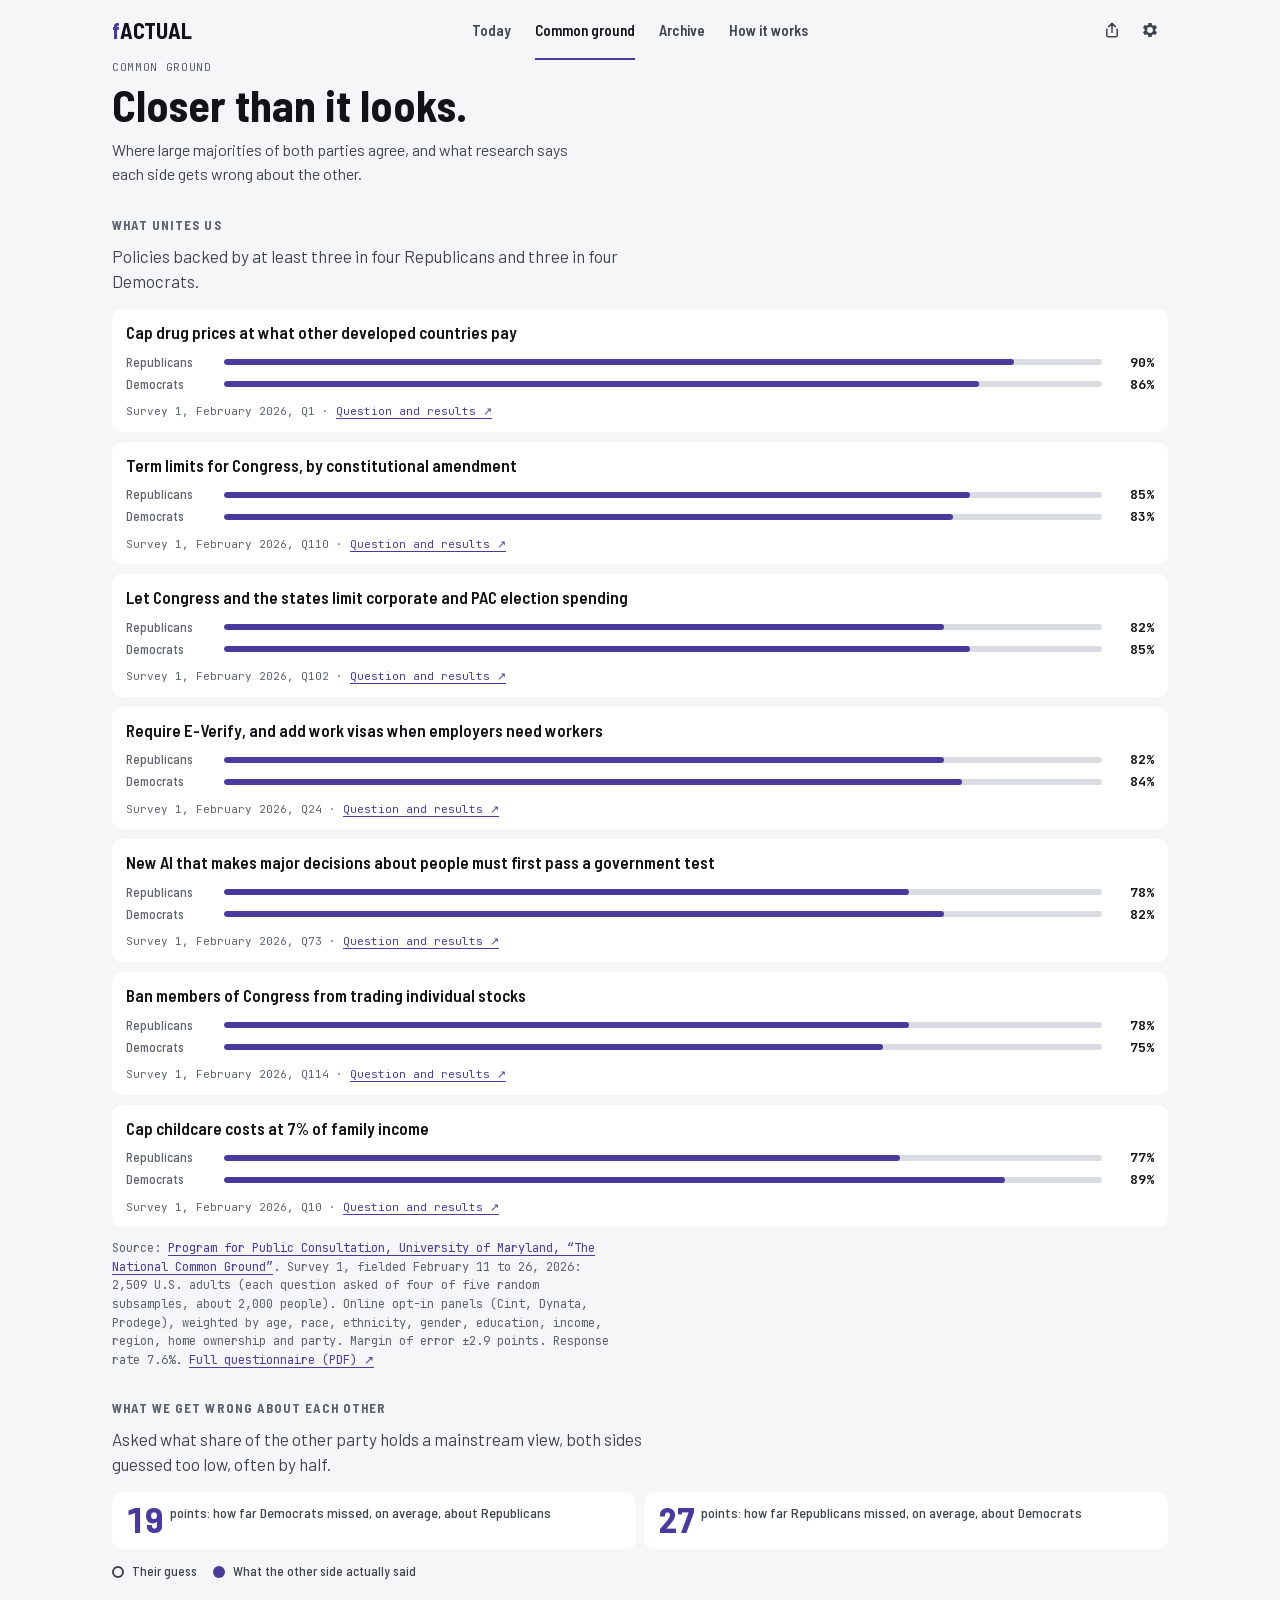
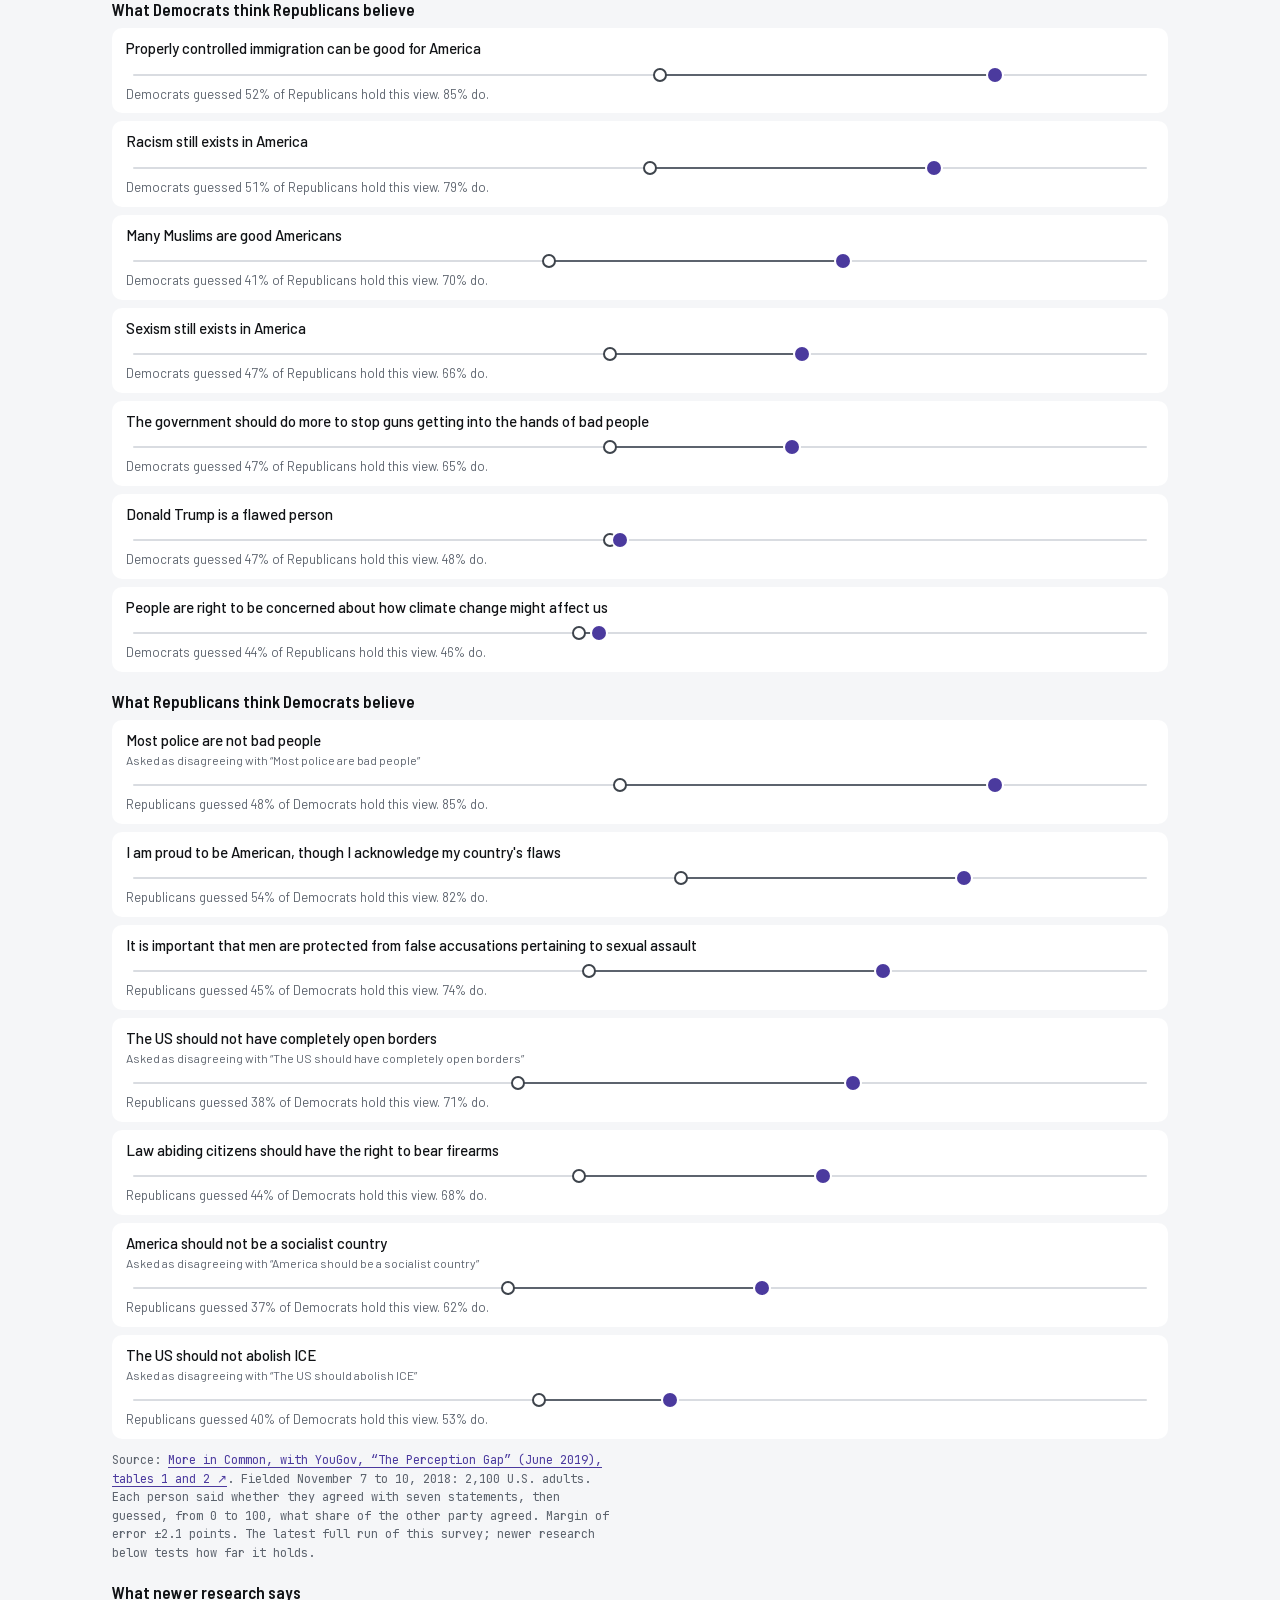
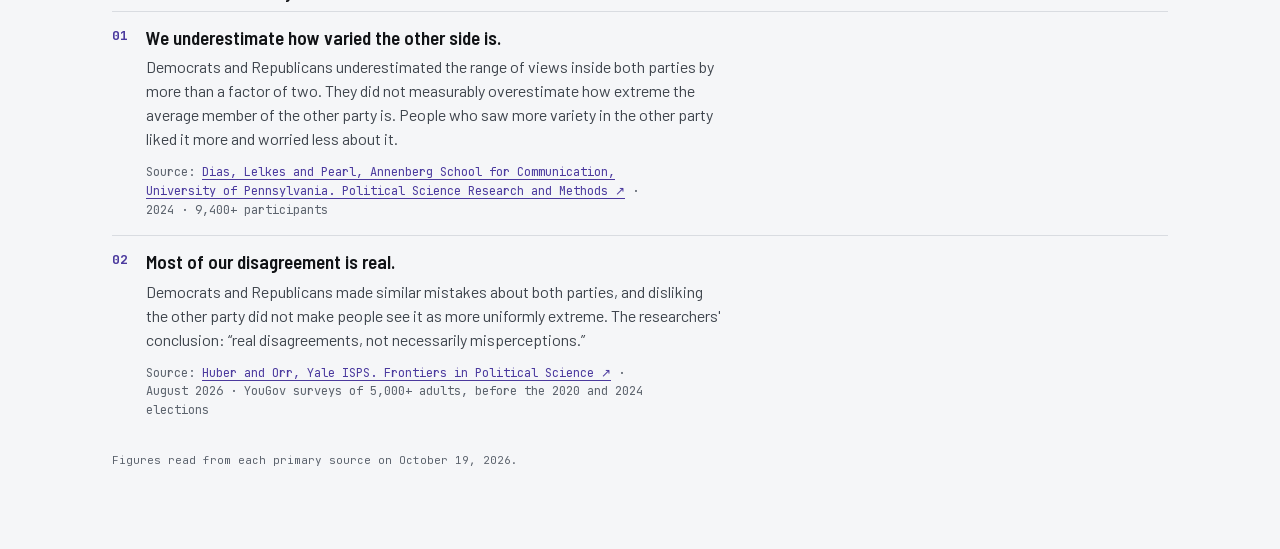
<file: web/common.html>
<!doctype html>
<html lang="en">
<head>
<meta charset="utf-8">
<meta name="viewport" content="width=device-width, initial-scale=1, viewport-fit=cover">
<title>Common ground · fACTUAL</title>
<meta name="description" content="Where Democrats and Republicans agree, and what each side gets wrong about the other, from the newest research.">
<meta property="og:type" content="website"><meta property="og:site_name" content="fACTUAL">
<meta property="og:title" content="Common ground · fACTUAL"><meta property="og:description" content="Where Democrats and Republicans agree, and what each side gets wrong about the other, from the newest research.">
<meta property="og:url" content="https://hestonmiles.com/factual/common.html"><meta property="og:image" content="https://hestonmiles.com/factual/og-card-v1.png">
<meta property="og:image:width" content="1200"><meta property="og:image:height" content="630"><meta name="twitter:card" content="summary_large_image">
<meta name="theme-color" content="#0F1113">
<meta name="color-scheme" content="dark light">
<link rel="preload" href="fonts/barlowsc-700-v16.woff2" as="font" type="font/woff2" crossorigin>
<link rel="preload" href="fonts/barlow-400-v13.woff2" as="font" type="font/woff2" crossorigin>
<link rel="icon" href="favicon-v2.svg" type="image/svg+xml">
<link rel="icon" href="favicon-32-v2.png" sizes="32x32" type="image/png">
<link rel="apple-touch-icon" href="apple-touch-icon-v2.png">
<link rel="manifest" href="site.webmanifest">
<meta name="apple-mobile-web-app-title" content="fACTUAL">
<meta name="application-name" content="fACTUAL">
<meta name="msapplication-TileColor" content="#0F1113">
<script>/* Theme: the reader's choice, else match the device. The browser bar follows the theme. */var t="auto";try{t=localStorage.getItem("fx-theme")||"auto"}catch(e){}if(t!=="dark")document.documentElement.dataset.theme=t;var m=document.querySelector('meta[name="theme-color"]');if(m)m.content=(t==="light"||(t==="auto"&&window.matchMedia&&matchMedia("(prefers-color-scheme: light)").matches))?"#F5F6F8":"#0F1113";
/* Opened from the home screen: an app, with a bottom tab bar (?app previews it in a browser). */
if((window.matchMedia&&matchMedia("(display-mode: standalone)").matches)||navigator.standalone||/[?&]app\b/.test(location.search))document.documentElement.classList.add("app")</script>
<link rel="stylesheet" href="styles.css">
<script src="app.js" defer></script>
</head>
<body data-page="common">
<a class="skip" href="#main">Skip to the content</a>

<header class="masthead">
  <div class="masthead-inner">
    <a class="wordmark" href="./" aria-label="fACTUAL, today's stories"><span class="f" aria-hidden="true">f</span><span aria-hidden="true">ACTUAL</span></a>
    <nav class="site-nav" aria-label="Site"><div class="site-nav-inner"><a href="./">Today</a><a href="common.html" aria-current="page">Common ground</a><a href="archive.html">Archive</a><a href="how.html">How it works</a></div></nav>
    <div class="mast-right">
    <details class="settings">
      <summary aria-label="Settings"><svg viewBox="0 0 24 24" width="20" height="20" aria-hidden="true"><path fill="currentColor" d="M19.4 13a7.5 7.5 0 0 0 0-2l2-1.6-2-3.4-2.4 1a7.4 7.4 0 0 0-1.7-1L15 3.5h-4L10.7 6a7.4 7.4 0 0 0-1.7 1l-2.4-1-2 3.4 2 1.6a7.5 7.5 0 0 0 0 2l-2 1.6 2 3.4 2.4-1c.5.4 1.1.7 1.7 1l.3 2.5h4l.3-2.5c.6-.3 1.2-.6 1.7-1l2.4 1 2-3.4zM13 15.5A3.5 3.5 0 1 1 13 8.5a3.5 3.5 0 0 1 0 7z" transform="translate(-1 0)"/></svg></summary>
      <form class="settings-panel">
        <fieldset>
          <legend>Theme</legend>
          <label><input type="radio" name="theme" value="dark"> Dark</label>
          <label><input type="radio" name="theme" value="light"> Light</label>
          <label><input type="radio" name="theme" value="auto"> Match my device</label>
        </fieldset>
      </form>
    </details>
    </div>
  </div>
</header>
<nav class="tab-bar" aria-label="Sections"><a href="./"><svg viewBox="0 0 24 24" width="24" height="24" aria-hidden="true"><path d="M4 5h16M4 10h16M4 15h10M4 20h7" fill="none" stroke="currentColor" stroke-width="2" stroke-linecap="round"/></svg><span>Today</span></a><a href="common.html" aria-current="page"><svg viewBox="0 0 24 24" width="24" height="24" aria-hidden="true"><circle cx="9" cy="12" r="6" fill="none" stroke="currentColor" stroke-width="2"/><circle cx="15" cy="12" r="6" fill="none" stroke="currentColor" stroke-width="2"/></svg><span>Common ground</span></a><a href="archive.html"><svg viewBox="0 0 24 24" width="24" height="24" aria-hidden="true"><rect x="3" y="4" width="18" height="5" rx="1.5" fill="none" stroke="currentColor" stroke-width="2"/><path d="M5 9v9a2 2 0 0 0 2 2h10a2 2 0 0 0 2-2V9M10 13h4" fill="none" stroke="currentColor" stroke-width="2" stroke-linecap="round"/></svg><span>Archive</span></a><a href="how.html"><svg viewBox="0 0 24 24" width="24" height="24" aria-hidden="true"><circle cx="12" cy="12" r="9" fill="none" stroke="currentColor" stroke-width="2"/><path d="M12 11v6" stroke="currentColor" stroke-width="2" stroke-linecap="round"/><circle cx="12" cy="7.5" r="1.3" fill="currentColor"/></svg><span>How it works</span></a></nav>

<main id="main" class="page">
  <section class="intro" aria-labelledby="cg-title">
    <p class="kicker">Common ground</p>
    <h1 id="cg-title">Closer than it looks.</h1>
    <p class="dek">Where large majorities of both parties agree, and what research says each side gets wrong about the other.</p>
  </section>
  <div id="common"></div>
</main>
</body>
</html>
</file>
<file: web/styles.css>
/* fACTUAL, Direction C "Instrument" (Figma AU7aaZm109MOZR5fq3y9kd, section 08: 113:6, 113:75).
   Dark, data-first: the numbers lead. One brand purple in two shades: lavender for text and marks
   on dark, the deep purple for fills under white text. Green, amber and vermilion are verdicts only.
   Three voices: Barlow Semi Condensed = fACTUAL's labels and headlines, Barlow = reading,
   JetBrains Mono = numbers and receipts. */

@font-face { font-family: "Barlow Semi Condensed"; src: url(fonts/barlowsc-500-v16.woff2) format("woff2"); font-weight: 500; font-display: swap; }
@font-face { font-family: "Barlow Semi Condensed"; src: url(fonts/barlowsc-600-v16.woff2) format("woff2"); font-weight: 600; font-display: swap; }
@font-face { font-family: "Barlow Semi Condensed"; src: url(fonts/barlowsc-700-v16.woff2) format("woff2"); font-weight: 700; font-display: swap; }
@font-face { font-family: "Barlow"; src: url(fonts/barlow-400-v13.woff2) format("woff2"); font-weight: 400; font-display: swap; }
@font-face { font-family: "Barlow"; src: url(fonts/barlow-500-v13.woff2) format("woff2"); font-weight: 500; font-display: swap; }
@font-face { font-family: "Barlow"; src: url(fonts/barlow-600-v13.woff2) format("woff2"); font-weight: 600; font-display: swap; }
@font-face { font-family: "JetBrains Mono"; src: url(fonts/jetbrainsmono-v24.woff2) format("woff2"); font-weight: 400 700; font-display: swap; }

:root {
  color-scheme: dark;
  --bg: #0F1113;      /* never pure black */
  --surf: #171A1E;
  --surf-2: #1F2328;
  --line: #2A2F36;
  --ink: #ECEEF1;     /* 16.6:1 on bg */
  --ink-2: #B3B9C1;   /* 10:1 on bg */
  --ink-3: #858C95;   /* 5.5:1 on bg, 5.1:1 on surf */
  --lav: #9D8FF0;     /* brand purple for text and marks on dark: 6.9:1 on bg, 6.3:1 on surf */
  --brand: #4B3A9E;   /* brand purple for fills; white text on it is 8.8:1 */
  /* Verdict colours, each meaning one verdict and nothing else (Heston, 2026-10-19: yellow read as caution, a dashed
     edge was easy to miss). Green leans blue so it stays apart from the red for red-green colour blindness
     (deutan dE 8.0); the glyph and the word always go with the colour. */
  --ok: #047857;      /* Confirmed (shown "Confirmed"): white text 5.5:1 */
  --warn: #F0A92B;    /* Missing context (shown "Misleading"): dark ink 9.2:1 */
  --verm: #B3261E;    /* Doesn't hold up (shown "False"): white text 6.5:1 */
  --cond: "Barlow Semi Condensed", "Arial Narrow", system-ui, sans-serif;
  --sans: "Barlow", system-ui, sans-serif;
  --mono: "JetBrains Mono", ui-monospace, monospace;
  --gutter: 20px;
  --ease-out: cubic-bezier(0.2, 0.7, 0.2, 1);
}

/* Light theme, by choice or matching the device (Settings). Cool white and gray, never cream. */
:root[data-theme="light"] { color-scheme: light;
  --bg: #F5F6F8; --surf: #FFFFFF; --surf-2: #EDEFF2; --line: #D9DCE1;
  --ink: #111316; --ink-2: #3E444C; --ink-3: #5C636D;   /* 17.2, 9.1, 5.6:1 on bg */
  --lav: #4B3A9E;    /* on light, the deep purple carries text and marks: 8.1:1 on bg */
}
@media (prefers-color-scheme: light) {
  :root[data-theme="auto"] { color-scheme: light;
  --bg: #F5F6F8; --surf: #FFFFFF; --surf-2: #EDEFF2; --line: #D9DCE1;
  --ink: #111316; --ink-2: #3E444C; --ink-3: #5C636D;   /* 17.2, 9.1, 5.6:1 on bg */
  --lav: #4B3A9E;    /* on light, the deep purple carries text and marks: 8.1:1 on bg */
  }
}

* { box-sizing: border-box; }
html { -webkit-text-size-adjust: 100%; overflow-x: clip; overscroll-behavior-y: none; }  /* no rubber-band past the end: the tab bar stays put on iPhone */
body { margin: 0; overflow-x: clip; overscroll-behavior-y: none; background: var(--bg); color: var(--ink); font: 400 1rem/1.5 var(--sans); }  /* never scrolls sideways */
a { color: inherit; text-decoration-thickness: 1px; text-underline-offset: 3px; }
a:hover { text-decoration-thickness: 2px; }
:focus-visible { outline: 2px solid var(--lav); outline-offset: 3px; border-radius: 6px; }
.skip { position: absolute; left: -9999px; }
.skip:focus { left: var(--gutter); top: 12px; background: var(--surf); padding: 10px 14px; z-index: 2; }
.sr-only { position: absolute; width: 1px; height: 1px; overflow: hidden; clip: rect(0 0 0 0); white-space: nowrap; }
code { font: 400 0.8125rem var(--mono); }

/* ---------- Frame ---------- */
/* The header is pinned on every page. On a phone it slides away while scrolling down and returns on any
   scroll up, so header, section strip and tab bar don't take a fifth of the screen together. */
:root { --mast-h: 61px; }
.masthead { position: sticky; top: 0; z-index: 5; background: var(--bg); border-bottom: 1px solid transparent; transition: transform 200ms ease-out, border-color 200ms ease-out; }
html.scrolled .masthead { border-bottom-color: var(--line); }  /* a line only once the page runs under it */
@media (max-width: 719px) {
  html.mast-away .masthead { transform: translateY(-100%); }
  html.mast-away .topic-nav { top: 0; }
}
.masthead-inner, .page { max-width: 1120px; margin: 0 auto; padding: 0 var(--gutter); }
.masthead-inner { display: flex; align-items: center; justify-content: space-between; gap: 16px; min-height: 60px; }
.wordmark { font: 700 1.375rem/1 var(--cond); letter-spacing: -0.01em; text-decoration: none; }
.wordmark .f { color: var(--lav); }
.mast-right { display: flex; align-items: center; gap: 10px; }
/* The site's pages sit in the header row, after the wordmark (phones use the bottom tab bar instead). */
.masthead-inner > .site-nav { align-self: stretch; display: flex; margin-left: 32px; margin-right: auto; }
/* Wide enough: the pages sit in the middle of the header, wordmark left, status and icons right. */
@media (min-width: 960px) {
  .masthead-inner { display: grid; grid-template-columns: 1fr auto 1fr; }
  .masthead-inner > .wordmark { justify-self: start; }
  .masthead-inner > .site-nav { margin: 0; }
  .masthead-inner > .mast-right { justify-self: end; }
}
.site-nav-inner { display: flex; gap: 24px; }
.site-nav-inner::-webkit-scrollbar { display: none; }
.site-nav a { display: inline-flex; align-items: center; min-height: 44px; padding-top: 2px; white-space: nowrap; font: 600 0.9375rem/1 var(--cond); color: var(--ink-2); text-decoration: none; border-bottom: 2px solid transparent; }
.site-nav a:hover { color: var(--ink); }
.site-nav a[aria-current="page"] { color: var(--ink); border-bottom-color: var(--lav); }

/* Phones and the home-screen app: one nav, a bottom tab bar, in place of the top nav row.
   Focused items scroll clear of it (WCAG 2.4.11). */
.tab-bar { display: none; position: fixed; left: 0; right: 0; bottom: 0; z-index: 5; padding: 6px max(6px, env(safe-area-inset-right)) calc(6px + env(safe-area-inset-bottom)) max(6px, env(safe-area-inset-left));
  background: var(--surf); border-top: 1px solid var(--line); }
html.app .masthead-inner > .site-nav { display: none; }
html.app { scroll-padding-bottom: calc(84px + env(safe-area-inset-bottom)); }
html.app body { padding-bottom: calc(66px + env(safe-area-inset-bottom)); }
html.app .tab-bar { display: flex; }
@media (max-width: 719px) {
  .masthead-inner > .site-nav { display: none; }
  html { scroll-padding-bottom: calc(84px + env(safe-area-inset-bottom)); }
  body { padding-bottom: calc(66px + env(safe-area-inset-bottom)); }
  .tab-bar { display: flex; }
}
.tab-bar a { flex: 1; display: flex; flex-direction: column; align-items: center; justify-content: center; gap: 3px; min-height: 52px;
  font: 600 0.71875rem/1 var(--cond); color: var(--ink-3); text-decoration: none; border-radius: 8px; }
.tab-bar a:hover { color: var(--ink); }
.tab-bar a[aria-current="page"] { color: var(--lav); }

/* Settings: a small panel under a gear button */
.settings { position: relative; }
.settings > summary { display: grid; place-items: center; width: 44px; height: 44px; border-radius: 8px; color: var(--ink-2); }
.settings > summary::after, .settings[open] > summary::after { content: none; }
.settings > summary:hover, .settings[open] > summary { background: var(--surf); color: var(--ink); }
.settings-panel { position: absolute; right: 0; top: calc(100% + 6px); z-index: 3; min-width: 220px; padding: 12px 14px; background: var(--surf); border: 1px solid var(--line); border-radius: 10px; box-shadow: 0 12px 32px -12px rgba(0, 0, 0, 0.5); }
.settings-panel fieldset { margin: 0; padding: 0; border: 0; display: grid; gap: 2px; }
.settings-panel legend { margin-bottom: 6px; font: 700 0.8125rem/1.2 var(--cond); letter-spacing: 0.08em; text-transform: uppercase; color: var(--ink-3); }
.settings-panel label { display: flex; align-items: center; gap: 10px; min-height: 40px; font: 500 0.9375rem/1.2 var(--sans); cursor: pointer; }
.settings-panel input { width: 18px; height: 18px; accent-color: var(--lav); margin: 0; }
.settings-panel { width: min(340px, calc(100vw - 32px)); max-height: calc(100vh - 90px); overflow-y: auto; box-sizing: border-box; }
.settings-topics { margin-top: 12px !important; padding-top: 12px !important; border-top: 1px solid var(--line) !important; grid-template-columns: 1fr 1fr; column-gap: 12px; }
.settings-topics legend { float: left; width: 100%; grid-column: 1 / -1; }
.settings-topics label { min-height: 40px; font-size: 0.875rem; line-height: 1.2; }

/* First visit: choose topics. Same chip shape as the section nav, a checkbox inside each. */
.picker { margin: 0 0 16px; padding: 16px; background: var(--surf); border: 1px solid var(--line); border-radius: 12px; }
.picker-title { margin: 0; font: 700 1.375rem/1.2 var(--cond); }
.picker-sub { margin: 4px 0 12px; font-size: 0.875rem; color: var(--ink-2); }
.picker-grid { display: flex; flex-wrap: wrap; gap: 8px; }
.pick { display: inline-flex; align-items: center; gap: 8px; min-height: 44px; box-sizing: border-box; padding: 0 12px; border: 1px solid var(--line); border-radius: 8px; font: 600 0.9375rem/1 var(--cond); color: var(--ink-2); cursor: pointer; transition: background-color 120ms ease-out, border-color 120ms ease-out, color 120ms ease-out; }
.pick input { width: 18px; height: 18px; margin: 0; accent-color: var(--lav); }
.pick:has(input:checked) { border-color: var(--lav); color: var(--ink); background: var(--surf-2); }
.pick:has(input:focus-visible) { outline: 2px solid var(--lav); outline-offset: 2px; }
.picker-done { margin-top: 14px; min-height: 44px; padding: 0 18px; border: 0; border-radius: 8px; background: var(--brand); color: #fff; font: 700 0.9375rem/1 var(--cond); letter-spacing: 0.02em; cursor: pointer; }
.picker-done:hover { filter: brightness(1.15); }
.picker-done:disabled { opacity: 0.4; cursor: not-allowed; filter: none; }
.scanline { display: flex; align-items: center; gap: 7px; margin: 0; white-space: nowrap; font: 400 0.6875rem/1.3 var(--mono); letter-spacing: 0.04em; text-transform: uppercase; color: var(--ink-2); }
.scanline::before { content: ""; width: 7px; height: 7px; border-radius: 50%; background: var(--lav); flex: none; }
.back, .nav-link { display: inline-flex; align-items: center; min-height: 44px; font: 600 0.9375rem/1 var(--cond); text-decoration: none; }
.back::before { content: "\2190"; margin-right: 6px; }
.back:hover, .nav-link:hover { text-decoration: underline; }
.page { padding-bottom: 80px; }

/* ---------- Today ---------- */
.intro { padding: 0; }
/* The section strip: one line, pinned while reading, sideways on a phone. The underline marks the section
   in view. A soft edge says there is more to swipe to. */
.topic-nav { position: sticky; top: var(--mast-h); z-index: 4; transition: top 200ms ease-out; display: flex; align-items: stretch; gap: 22px; margin: 0 calc(-1 * var(--gutter)); padding: 0 var(--gutter);
  background: var(--bg); border-bottom: 1px solid var(--line); overflow-x: auto; scrollbar-width: none; overscroll-behavior-x: contain; }
.topic-nav::-webkit-scrollbar { display: none; }
.topic-nav.more-right { -webkit-mask-image: linear-gradient(to right, #000 calc(100% - 36px), transparent); mask-image: linear-gradient(to right, #000 calc(100% - 36px), transparent); }
.topic-nav.more-left.more-right { -webkit-mask-image: linear-gradient(to right, transparent, #000 28px, #000 calc(100% - 36px), transparent); mask-image: linear-gradient(to right, transparent, #000 28px, #000 calc(100% - 36px), transparent); }
.topic-nav.more-left:not(.more-right) { -webkit-mask-image: linear-gradient(to right, transparent, #000 28px); mask-image: linear-gradient(to right, transparent, #000 28px); }
.strip-link { flex: none; display: inline-flex; align-items: baseline; gap: 5px; padding: 14px 0 12px; border-bottom: 2px solid transparent; white-space: nowrap;
  font: 600 1rem/1.1 var(--cond); color: var(--ink-2); text-decoration: none; transition: color 120ms ease-out, border-color 120ms ease-out; }
.strip-link:hover { color: var(--ink); }
.strip-link[aria-current] { color: var(--ink); border-bottom-color: var(--lav); }
.strip-link.is-empty { color: var(--ink-3); }
.strip-n { font: 400 0.6875rem/1 var(--mono); color: var(--ink-3); }
.strip-edit { flex: none; display: inline-flex; align-items: center; gap: 6px; margin-left: auto; padding: 0 2px; border: 0; background: none; white-space: nowrap;
  font: 600 0.875rem/1 var(--cond); color: var(--ink-3); cursor: pointer; }
.strip-edit:hover { color: var(--ink); }
/* Desktop: the strip's line spans the content column like the section heads; its background still runs
   edge to edge so stories never show at its sides while it is pinned. */
@media (min-width: 720px) {
  .topic-nav { margin: 0; padding: 0; box-shadow: 0 0 0 100vmax var(--bg); clip-path: inset(0 -100vmax); }
}
.topic-section { margin-top: 32px; scroll-margin-top: calc(var(--mast-h) + 60px); }  /* clear of the pinned header and strip */
@media (max-width: 719px) { .topic-section { scroll-margin-top: 60px; } }  /* a strip jump hides the header first */
.topic-section:first-child { margin-top: 16px; }
.topic-head { display: flex; align-items: baseline; justify-content: space-between; gap: 12px; margin-bottom: 12px; }
.topic-name { margin: 0; font: 700 1.375rem/1.1 var(--cond); }
.topic-span { margin: 0; font: 400 0.75rem/1.2 var(--mono); letter-spacing: 0.04em; text-transform: uppercase; color: var(--ink-3); }
.topic-empty { margin: 0; font-size: 0.9375rem; line-height: 1.5; color: var(--ink-3); }

.stories { list-style: none; margin: 0; padding: 0; display: grid; gap: 12px; }
.story { display: flex; flex-direction: column; gap: 12px; padding: 14px; background: var(--surf); border: 1px solid transparent; border-radius: 12px;
  transition: border-color 160ms var(--ease-out); }
.story:hover { border-color: var(--line); }
.story-main { display: flex; flex-direction: column; gap: 8px; }
.headline { margin: 0; font: 600 1.3125rem/1.12 var(--cond); }
.headline a { text-decoration: none; }
.headline a:hover { text-decoration: underline; text-decoration-thickness: 1px; }
/* The whole card opens the story (Heston, 2026-10-24): the headline's link is stretched over the card, so
   there is still one link per card for keyboards and screen readers. The photo credit stays clickable above it. */
.story { position: relative; cursor: pointer; }
.headline a::after { content: ""; position: absolute; inset: 0; z-index: 1; border-radius: 12px; }
.headline a:focus-visible { outline: none; }
.headline a:focus-visible::after { outline: 2px solid var(--lav); outline-offset: 2px; }
.story:hover .headline a { text-decoration: underline; text-decoration-thickness: 1px; }
.story figcaption a { position: relative; z-index: 2; }
.story-lead .headline { font-size: clamp(1.5625rem, 4vw, 2.125rem); line-height: 1.06; }
.gist { margin: 0; font: 400 0.96875rem/1.45 var(--sans); color: var(--ink-2); max-width: 64ch; }

/* The numbers that lead: outlets, agreed, splits, loaded words. */
.story-when { margin: 0 0 6px; font: 500 0.75rem/1.2 var(--mono); letter-spacing: 0.02em; color: var(--ink-3); }
.metrics { list-style: none; display: flex; flex-wrap: wrap; gap: 4px 14px; margin: 0; padding: 0; }
.metrics li { display: inline-flex; align-items: baseline; gap: 4px; }
.m-n { font: 700 0.8125rem/1 var(--mono); color: var(--ink); }
.m-l { font: 500 0.8125rem/1 var(--cond); color: var(--ink-3); }
.metrics .is-agreed .m-n { color: var(--lav); }
.metrics-tiles { display: grid; grid-template-columns: repeat(4, 1fr); gap: 8px; margin: 16px 0 0; }
/* Missing context: what the claim leaves out, one plain line under it. */
.left-out { margin: 6px 0 0; font: 400 0.875rem/1.45 var(--sans); color: var(--ink-2); }
.left-out-k { font-weight: 600; color: var(--ink); }
.metrics-tiles li { display: flex; flex-direction: column; align-items: flex-start; gap: 4px; padding: 10px; background: var(--surf); border-radius: 8px; }
.metrics-tiles .m-n { font-size: 1.25rem; }
.metrics-tiles .m-l { font-size: 0.75rem; }
/* A tile with a section to go to is a link: the whole tile. */
.metrics-tiles li.is-link { padding: 0; background: none; }
.tile-link { position: relative; display: flex; flex-direction: column; align-items: flex-start; gap: 4px; width: 100%; box-sizing: border-box; padding: 10px; background: var(--surf); border-radius: 8px; color: inherit; text-decoration: none; transition: background-color 120ms ease-out; }
.tile-link:hover { background: var(--surf-2); }
.block[id] { scroll-margin-top: calc(var(--mast-h) + 16px); }
@media (prefers-reduced-motion: no-preference) { html { scroll-behavior: smooth; } }

/* Back to top: bottom right, clear of the tab bar where there is one. */
.to-top { position: fixed; right: max(16px, env(safe-area-inset-right)); bottom: calc(16px + env(safe-area-inset-bottom)); z-index: 6; display: grid; place-items: center; width: 48px; height: 48px; padding: 0; border: 1px solid var(--line); border-radius: 50%; background: var(--surf-2); color: var(--ink); cursor: pointer; box-shadow: 0 4px 14px rgba(0, 0, 0, 0.28);
  opacity: 0; visibility: hidden; transform: translateY(8px); transition: opacity 180ms ease-out, transform 180ms ease-out, visibility 0s linear 180ms; }
.to-top.is-on { opacity: 1; visibility: visible; transform: none; transition: opacity 180ms ease-out, transform 180ms ease-out, visibility 0s; }
.to-top:hover { color: var(--lav); border-color: var(--lav); }
html.app .to-top { bottom: calc(66px + 12px + env(safe-area-inset-bottom)); }
@media (max-width: 719px) { .to-top { bottom: calc(66px + 12px + env(safe-area-inset-bottom)); } }

/* ---------- Photos: freely licensed, always credited ---------- */
figure { margin: 0; }
figure img { display: block; width: 100%; height: auto; border-radius: 10px; background: var(--surf-2); object-fit: cover; object-position: 50% 22%; }
figcaption { margin-top: 6px; font: 400 0.65625rem/1.45 var(--mono); color: var(--ink-3); }
figcaption a { text-decoration: none; }
figcaption a:hover { text-decoration: underline; }
.photo-link { display: block; border-radius: 10px; overflow: hidden; }
.photo-link img { transition: transform 300ms var(--ease-out); }
.photo-link:hover img { transform: scale(1.02); }
.lead-photo img { aspect-ratio: 16 / 9; }
.card-photo img { aspect-ratio: 21 / 9; }
.story-photo { margin-top: 16px; }
.story-photo img { aspect-ratio: 16 / 9; }

/* ---------- Story page ---------- */
.story-page > * { max-width: 760px; margin-left: auto; margin-right: auto; }  /* one centred reading column */
.story-head { padding: 22px 0 0; }
.story-tools { display: flex; align-items: center; justify-content: space-between; gap: 12px; margin: -8px 0 4px; }
.share-btn { display: inline-flex; align-items: center; gap: 7px; min-height: 44px; padding: 0 12px; border: 1px solid var(--line); border-radius: 8px; background: transparent; color: var(--ink-2); font: 600 0.9375rem/1 var(--cond); cursor: pointer; transition: background-color 120ms ease-out, color 120ms ease-out, border-color 120ms ease-out; }
.share-btn:hover { background: var(--surf); color: var(--ink); }
.share-btn.is-done { color: var(--lav); border-color: var(--lav); }
/* In the header: icon only, like the gear. "Link copied" still shows beside it, and is read out. */
.share-top { width: 36px; justify-content: center; padding: 0; border: 0; position: relative; color: var(--ink-2); }
.share-top:hover { background: var(--surf); color: var(--ink); }
.share-top.is-done { border: 0; }
.share-top .share-label { position: absolute; width: 1px; height: 1px; overflow: hidden; clip: rect(0 0 0 0); white-space: nowrap; }
.share-top.is-done .share-label { position: absolute; right: calc(100% + 4px); top: 50%; transform: translateY(-50%); width: auto; height: auto; overflow: visible; clip: auto; padding: 4px 8px; border-radius: 6px; background: var(--surf-2); color: var(--lav); font-size: 0.8125rem; }
.mast-right { gap: 2px; }
.mast-right .settings > summary { width: 36px; }  /* icons sit as a pair; each target is still 36x44 */
/* End of the story: a quiet action in the back link's voice, aligned with the text. */
.share-end { margin: 24px 0 0; }
.share-end .share-btn { padding: 0 8px 0 0; border: 0; background: none; color: var(--lav); font-size: 0.9375rem; }
.share-end .share-btn:hover { background: none; color: var(--ink); }
.share-end .share-btn.is-done { color: var(--lav); }
.back-link { display: inline-flex; align-items: center; gap: 6px; min-height: 44px; padding-right: 8px; font: 600 0.9375rem/1 var(--cond); color: var(--lav); text-decoration: none; }
.back-link:hover .back-arrow { transform: translateX(-3px); }
.back-arrow { display: inline-block; transition: transform 120ms ease-out; }
.kicker { margin: 0 0 8px; font: 400 0.6875rem/1.2 var(--mono); letter-spacing: 0.06em; text-transform: uppercase; color: var(--ink-3); }
.story-title { margin: 0; font: 700 clamp(1.875rem, 6vw, 2.75rem)/1.06 var(--cond); }
.byline { margin: 8px 0 0; font: 400 0.6875rem/1.4 var(--mono); letter-spacing: 0.04em; text-transform: uppercase; color: var(--ink-3); }

.block { margin-top: 32px; }
.block-title { margin: 0 0 10px; font: 700 0.8125rem/1.2 var(--cond); letter-spacing: 0.08em; text-transform: uppercase; color: var(--ink-3); }
.block-title:has(+ .facts) { color: var(--lav); }
.sub-title { margin: 20px 0 8px; font: 700 0.8125rem/1.2 var(--cond); letter-spacing: 0.08em; text-transform: uppercase; color: var(--ink-3); }

.facts { list-style: none; margin: 0; padding: 0; }
.facts li { display: grid; grid-template-columns: 18px 1fr; gap: 10px; padding: 7px 0; }
.fact-mark { font: 700 0.875rem/1.6 var(--mono); color: var(--lav); }
.fact-text { font: 400 1.0625rem/1.5 var(--sans); }

/* Splits */
.diff { padding: 4px 0 18px; }
.diff + .diff { padding-top: 18px; border-top: 1px solid var(--line); }
.diff-point { margin: 0 0 10px; font: 600 1.125rem/1.25 var(--cond); }
.diff-split { margin: 0 0 10px; font-size: 0.875rem; line-height: 1.45; color: var(--ink-2); }
.sides { display: grid; gap: 8px; }
/* Side by side only where each side gets a readable measure; on a phone they stack. */
@media (min-width: 640px) { .sides { grid-template-columns: 1fr 1fr; } }
.side { display: flex; flex-direction: column; gap: 8px; padding: 12px; background: var(--surf); border-radius: 10px; }
.side, .side > * { min-width: 0; }
/* Which side is talking can't be missed: a solid label. Text, never color. */
.side-tag { align-self: flex-start; margin: 0; padding: 2px 8px; border-radius: 5px; background: var(--brand); color: #fff; font: 700 0.75rem/1.5 var(--cond); letter-spacing: 0.04em; text-transform: uppercase; }
.side-says { margin: 0; font: 400 0.96875rem/1.45 var(--sans); color: var(--ink-2); }
.side-says strong { font-weight: 600; color: var(--ink); }
.side > .check, .side > .side-pending { margin-top: auto; }
.chip-wait { background: var(--surf-2); color: var(--ink-2); }
.check-pending { border-top: 1px solid var(--line); padding-top: 10px; display: grid; gap: 6px; }
.side-outlets a { color: inherit; text-decoration: underline; text-decoration-color: var(--line); text-underline-offset: 2px; }
.side-outlets a:hover { color: var(--ink); text-decoration-color: currentColor; }
.side-outlets { margin: 0; font: 400 0.65625rem/1.45 var(--mono); color: var(--ink-3); }
.side-pending { margin: 0; font-size: 0.8125rem; color: var(--ink-3); }

/* Checks */
.check-row { border-top: 1px solid var(--line); }
.check-row > summary { display: grid; grid-template-columns: auto minmax(0, 1fr) auto; gap: 10px; align-items: baseline; margin: 6px -8px 0; padding: 8px; min-height: 44px; box-sizing: border-box;
  border-radius: 8px; cursor: pointer; transition: background-color 120ms ease-out; }
.check-row > summary:hover { background: var(--surf-2); }
.check-row > summary:active { background: var(--line); }
.check-row > summary::after, .check-row[open] > summary::after { content: none; }
.check-row > summary .chip { align-self: center; }
.check-why { grid-column: 3; align-self: center; display: inline-flex; align-items: center; gap: 2px; font: 600 0.875rem/1 var(--cond); color: var(--lav); white-space: nowrap; }
.check-why svg { transition: transform 150ms ease-out; }
.check-row[open] .check-why svg { transform: rotate(90deg); }
.check-claim { font: 400 0.875rem/1.4 var(--sans); color: var(--ink); overflow-wrap: anywhere; }
.diff > .check-row { margin-top: 10px; }
/* Inside a half-width side panel there is no room beside the chip: the chip and the open marker share the
   first row, the claim takes the full width below (a long chip had squeezed it to one letter a line). */
.side .check-row > summary { grid-template-columns: minmax(0, 1fr) auto; row-gap: 6px; }
.side .check-row > summary .chip { grid-row: 1; grid-column: 1; justify-self: start; }
.side .check-row > summary .check-why { grid-row: 1; grid-column: 2; }
.side .check-row > summary .check-claim { grid-row: 2; grid-column: 1 / -1; }
.check-body { padding: 4px 0 10px; }
.why { margin: 0 0 8px; font-size: 0.875rem; line-height: 1.5; color: var(--ink-2); }
.finding { margin: 0; font: 400 0.9375rem/1.5 var(--sans); }
.check-note { margin: 8px 0 0; font-size: 0.8125rem; color: var(--ink-2); }
.check-partial { margin: 6px 0 0; font-size: 0.8125rem; line-height: 1.45; color: var(--ink-2); }
.check-partial p { margin: 0 0 4px; }
.check-sources { margin: 6px 0 0; font: 400 0.6875rem/1.5 var(--mono); color: var(--ink-3); }
.check-sources .src-link { color: var(--lav); text-decoration: underline; text-underline-offset: 2px; }
.check-meta { margin: 8px 0 0; font: 400 0.6875rem/1.5 var(--mono); color: var(--ink-3); }
.evidence { list-style: none; margin: 10px 0 0; padding: 0; }
.evidence li { padding: 8px 0 0 10px; border-left: 2px solid var(--line); margin-bottom: 8px; }
.ev-quote { display: block; font: 400 0.9375rem/1.5 var(--sans); color: var(--ink); }
.ev-src { display: inline-flex; align-items: center; min-height: 32px; font: 400 0.6875rem/1.4 var(--mono); color: var(--lav); }

/* Verdict chips: glyph + word, never color alone */
.chip { display: inline-flex; align-items: center; gap: 5px; justify-self: start; padding: 2px 8px; border-radius: 5px; font: 700 0.75rem/1.4 var(--cond); letter-spacing: 0.04em; text-transform: uppercase; white-space: nowrap; }
.chip-hold { background: var(--ok); color: #fff; }       /* the same in both themes */
.chip-ctx { background: var(--warn); color: #111316; }
.chip-no { background: var(--verm); color: #fff; }
.chip-unk { border: 1.5px solid var(--ink-3); color: var(--ink); padding: 0.5px 6.5px; }

/* Loaded words */
.loaded-list { list-style: none; margin: 0; padding: 0; }
.loaded-item { padding: 10px 0; border-top: 1px solid var(--line); }
.loaded-item:first-child { border-top: 0; padding-top: 2px; }
.loaded-line { margin: 0; font: 500 1rem/1.4 var(--sans); }
.loaded-tag { display: inline-block; margin-right: 8px; vertical-align: 0.1em; }  /* the split panels' side tag, inline */
.loaded-term { color: var(--ink); text-decoration-thickness: 1.5px; }
.loaded-arrow { color: var(--ink-3); }
.loaded-neutral { color: var(--lav); }
.loaded-why { margin: 4px 0 0; font-size: 0.8125rem; line-height: 1.45; color: var(--ink-3); }
.loaded-quote { margin: 8px 0 0; padding: 2px 0 2px 12px; border-left: 2px solid var(--line); }
.loaded-quote p { margin: 0; font: 400 0.9375rem/1.5 var(--sans); color: var(--ink-2); overflow-wrap: anywhere; }
.loaded-quote mark { background: none; color: var(--ink); font-weight: 600; text-decoration: underline; text-decoration-color: var(--ink-3); text-underline-offset: 3px; }
.loaded-quote .loaded-by { margin-top: 2px; font: 400 0.75rem/1.5 var(--mono); }
.loaded-by a { color: var(--lav); }

/* Who covered it */
.spectrum { margin: 6px 0 0; }
.spectrum-wrap { position: relative; }
.chart-svg { display: block; overflow: visible; }
.chart-svg .hit { fill: transparent; }
.chart-base { stroke: var(--line); stroke-width: 1; }
.chart-axis { font: 400 10.5px var(--mono); fill: var(--ink-3); }
.chart-label { font: 600 12px var(--cond); fill: var(--ink); }
.dot { stroke-width: 1.5; }
.dot.fill { fill: var(--lav); stroke: var(--lav); }
.dot.hollow { fill: var(--bg); stroke: var(--lav); stroke-width: 2; }
.dot.ghost { fill: var(--bg); stroke: var(--ink-3); stroke-width: 1.5; }  /* 5.5:1 ring: WCAG 1.4.11 */
.dotg { cursor: pointer; }
.dotg .ring { fill: none; stroke: var(--ink); stroke-width: 2; opacity: 0; }
.dotg.is-picked .ring { opacity: 1; }
.dotg:hover .dot.ghost { fill: var(--ink-3); }
.chart-tip { position: absolute; top: -8px; transform: translateY(-100%); display: none; gap: 2px; flex-direction: column;
  padding: 7px 9px; background: var(--ink); color: var(--bg); border-radius: 7px; font-size: 0.8125rem; line-height: 1.35;
  width: max-content; max-width: 100%; white-space: normal; z-index: 1; }
.chart-tip.on { display: flex; }
.chart-tip strong { font-weight: 600; }
.spectrum-legend { display: flex; flex-wrap: wrap; gap: 6px 16px; margin-top: 8px; font: 500 0.8125rem/1.3 var(--cond); color: var(--ink-2); }
.spectrum-legend .key { display: inline-flex; align-items: center; gap: 6px; }
i.dot { display: inline-block; width: 10px; height: 10px; border-radius: 50%; flex: none; }
i.dot.fill { background: var(--lav); }
i.dot.hollow { background: transparent; border: 2px solid var(--lav); }
i.dot.ghost { background: transparent; border: 1.5px solid var(--ink-3); }
i.dot.sq { border-radius: 2px; background: transparent; border: 1.5px solid var(--ink-2); }
.outlet-list { margin-top: 12px; }
.outlet-list > summary, .results-more > summary { display: flex; justify-content: space-between; gap: 12px; align-items: center; min-height: 44px; font: 600 0.9375rem/1.3 var(--cond); border-top: 1px solid var(--line); border-bottom: 1px solid var(--line); }
.outlet-cols { display: grid; gap: 4px 24px; padding: 8px 0 4px; }
.outlet-ul { list-style: none; margin: 0; padding: 0; }
.outlet-ul li { display: grid; gap: 2px; padding: 8px 0; border-top: 1px solid var(--line); }
.outlet-name { font: 600 0.9375rem/1.3 var(--cond); color: var(--ink-3); }
.outlet-ul li.covered .outlet-name { color: var(--ink); }
.outlet-why { font-size: 0.8125rem; line-height: 1.4; color: var(--ink-2); }

/* By the numbers (verified figures) */
.stats { display: grid; grid-template-columns: repeat(auto-fit, minmax(130px, 1fr)); gap: 8px; margin: 4px 0 12px; }
.stat { display: flex; flex-direction: column; gap: 2px; padding: 10px 12px; background: var(--surf-2); border-radius: 8px; }
.stat-value { font: 700 1.5rem/1.1 var(--mono); color: var(--ink); }
.stat-unit { font: 600 0.8125rem/1.3 var(--cond); color: var(--ink-2); }
.stat-unit:empty { display: none; }
.stat-label { font-size: 0.8125rem; line-height: 1.4; color: var(--ink-2); }
.stat-src { margin-top: 6px; font: 400 0.6875rem/1.4 var(--mono); color: var(--lav); text-decoration: none; }
.stat-src:hover { text-decoration: underline; }

/* Your call, sources, disclosure */
.open-list { list-style: none; margin: 0; padding: 0; }
.open-list li { padding: 12px 0; border-top: 1px solid var(--line); }
.open-list li:first-child { border-top: 0; padding-top: 2px; }
.open-point { margin: 0; font: 500 1rem/1.45 var(--sans); }
details > summary { cursor: pointer; list-style: none; }
details > summary::-webkit-details-marker { display: none; }
details > summary::after { content: "+"; font: 500 1rem/1 var(--mono); color: var(--ink-2); }
details[open] > summary::after { content: "\2212"; }
.sources-all > summary { display: flex; justify-content: space-between; gap: 12px; align-items: center; min-height: 48px; font: 600 0.9375rem/1.3 var(--cond); border-top: 1px solid var(--line); border-bottom: 1px solid var(--line); }
.articles { list-style: none; margin: 0; padding: 0; }
.articles li { padding: 10px 0; border-bottom: 1px solid var(--line); }
.articles .src { display: block; font: 600 0.8125rem/1.3 var(--cond); color: var(--ink-3); }
.articles a { display: block; margin-top: 2px; font: 400 0.9375rem/1.4 var(--sans); color: var(--ink); }
.disclosure { margin: 16px 0 0; font: 400 0.6875rem/1.6 var(--mono); color: var(--ink-3); }
.disclosure a { color: var(--lav); text-decoration: underline; }  /* in a line of text: never color alone */

/* ---------- Common ground ---------- */
.cg-lede { margin: 0 0 14px; max-width: 60ch; font: 400 1.0625rem/1.5 var(--sans); color: var(--ink-2); }
.agree-list { list-style: none; margin: 0; padding: 0; display: grid; gap: 10px; }
.agree { padding: 12px 14px; background: var(--surf); border-radius: 10px; }
.agree-policy { margin: 0 0 8px; font: 600 1.0625rem/1.3 var(--cond); }
.agree-row { display: grid; grid-template-columns: 88px 1fr 42px; gap: 10px; align-items: center; min-height: 22px; }
.agree-who { font: 500 0.8125rem/1 var(--cond); color: var(--ink-3); }
.agree-bar { position: relative; height: 6px; border-radius: 3px; background: var(--line); overflow: hidden; }
.agree-fill { position: absolute; inset: 0 auto 0 0; border-radius: 3px; background: var(--lav); }
.agree-v { font: 700 0.8125rem/1 var(--mono); text-align: right; }
.cg-source { margin: 12px 0 0; max-width: 72ch; font: 400 0.75rem/1.55 var(--mono); color: var(--ink-3); }
.cg-source a { color: var(--lav); }
.agree-cite { margin: 8px 0 0; font: 400 0.6875rem/1.5 var(--mono); color: var(--ink-3); }
.agree-cite a { color: var(--lav); }
/* Perception gap: a guess (ring) and the real figure (dot) on one 0 to 100 track. Numbers are printed under it. */
.gap-heads { display: grid; gap: 8px; margin: 0 0 14px; }
@media (min-width: 640px) { .gap-heads { grid-template-columns: 1fr 1fr; } }
.gap-head { display: flex; align-items: flex-start; gap: 6px; padding: 12px 14px; background: var(--surf); border-radius: 10px; }
.gap-head-n { margin-top: -0.07em; font: 700 2.25rem/1 var(--cond); font-variant-numeric: tabular-nums; color: var(--lav); }  /* cap top level with the label's first line */
.gap-head-l { font: 500 0.875rem/1.35 var(--cond); color: var(--ink-2); }
.gap-key { display: flex; flex-wrap: wrap; align-items: center; gap: 6px 8px; margin: 0 0 4px; font: 500 0.8125rem/1.3 var(--cond); color: var(--ink-2); }
.gap-key-guess, .gap-key-actual { display: inline-block; width: 12px; height: 12px; border-radius: 50%; }
.gap-key-guess { border: 2px solid var(--ink-2); }
.gap-key-actual { margin-left: 8px; background: var(--lav); }
.gap-title { margin: 18px 0 8px; font: 600 1.0625rem/1.3 var(--cond); }
.gap-list { list-style: none; margin: 0; padding: 0; display: grid; gap: 8px; }
.gap-row { padding: 10px 14px 10px; background: var(--surf); border-radius: 10px; }
.gap-stmt { margin: 0; font: 500 0.9375rem/1.35 var(--sans); }
.gap-asked { margin: 2px 0 0; font: 400 0.75rem/1.4 var(--sans); color: var(--ink-3); }
.gap-track { position: relative; height: 16px; margin: 8px 7px 2px; }
.gap-track::before { content: ""; position: absolute; left: 0; right: 0; top: 7px; height: 2px; border-radius: 1px; background: var(--line); }
.gap-span { position: absolute; top: 7px; height: 2px; background: var(--ink-3); }
.gap-guess, .gap-actual { position: absolute; top: 1px; width: 14px; height: 14px; margin-left: -7px; border-radius: 50%; box-sizing: border-box; }
.gap-guess { border: 2px solid var(--ink-2); background: var(--surf); }
.gap-actual { background: var(--lav); box-shadow: 0 0 0 2px var(--surf); }
.gap-nums { margin: 2px 0 0; font: 400 0.8125rem/1.45 var(--sans); font-variant-numeric: tabular-nums; color: var(--ink-3); }
.misread-list { list-style: none; margin: 0; padding: 0; counter-reset: m; }
.misread { position: relative; padding: 14px 0 16px 34px; border-top: 1px solid var(--line); counter-increment: m; }
.misread::before { content: counter(m, decimal-leading-zero); position: absolute; left: 0; top: 17px; font: 700 0.8125rem/1 var(--mono); color: var(--lav); }
.misread-finding { margin: 0 0 6px; font: 600 1.1875rem/1.25 var(--cond); }
.misread-detail { margin: 0; max-width: 64ch; font: 400 1rem/1.5 var(--sans); color: var(--ink-2); }
.feeds-side { margin: 14px 0 2px; font: 700 0.8125rem/1.2 var(--cond); letter-spacing: 0.08em; text-transform: uppercase; color: var(--ink-3); }

/* ---------- Method (About) ---------- */
.about { margin-top: 24px; }
.about h2 { margin: 0 0 8px; font: 700 1.5rem/1.2 var(--cond); }
.about h3 { margin: 20px 0 4px; font: 700 0.8125rem/1.3 var(--cond); letter-spacing: 0.08em; text-transform: uppercase; color: var(--lav); }
.about p { margin: 0; max-width: 64ch; font-size: 0.9375rem; line-height: 1.55; color: var(--ink-2); }
.about a { color: var(--ink); }
.about-cols { display: grid; gap: 8px 48px; }
.feeds-list { margin: 0; font: 400 0.875rem/1.6 var(--sans); color: var(--ink-2); }
.feeds-down { margin: 8px 0 0; font: 400 0.75rem/1.5 var(--mono); color: var(--ink-3); }
.error { margin-top: 24px; padding: 14px 16px; border: 1px solid var(--line); border-radius: 10px; background: var(--surf); }

/* ---------- Archive ---------- */
.dek { margin: 10px 0 0; max-width: 52ch; font-size: 1rem; line-height: 1.5; color: var(--ink-2); }
.intro h1 { margin: 0; font: 700 clamp(1.875rem, 6vw, 2.75rem)/1.05 var(--cond); }
.arch-day { border-top: 1px solid var(--line); }
.arch-day:last-child { border-bottom: 1px solid var(--line); }
.arch-day > summary { display: flex; align-items: baseline; gap: 16px; padding: 16px 0; min-height: 52px; }
.arch-date { flex: 1; font: 700 1.1875rem/1.2 var(--cond); }
.arch-count { font: 400 0.75rem/1.2 var(--mono); color: var(--ink-3); }
.arch-body { padding: 0 0 20px; }
.arch-topic { margin: 14px 0 6px; font: 700 0.8125rem/1.2 var(--cond); letter-spacing: 0.08em; text-transform: uppercase; color: var(--lav); }
.arch-list { list-style: none; margin: 0; padding: 0; }
.arch-list li { display: grid; gap: 4px; padding: 10px 0; border-top: 1px solid var(--line); }
.arch-link { font: 600 1.0625rem/1.3 var(--cond); color: var(--ink); text-decoration: none; }
.arch-link:hover { text-decoration: underline; }
.arch-meta { font: 400 0.6875rem/1.4 var(--mono); color: var(--ink-3); }

/* ---------- Larger screens ---------- */
@media (min-width: 720px) {
  :root { --gutter: 32px; }
  .story { padding: 18px; }
  .story-title { line-height: 1.04; }
}
@media (min-width: 760px) {
  .outlet-cols { grid-template-columns: repeat(3, 1fr); }
}
@media (min-width: 960px) {
  .stories { grid-template-columns: 1fr 1fr; gap: 14px; }
  .story-lead { grid-column: 1 / -1; padding: 22px; }
  .story-lead:has(.lead-photo) { display: grid; grid-template-columns: 5fr 6fr; column-gap: 28px; align-items: start; }
  .story-lead .lead-photo { grid-column: 1; grid-row: 1; }  /* picture left, words right (Heston) */
  .story-lead .story-main { grid-column: 2; grid-row: 1; }
  .about-cols { grid-template-columns: 3fr 2fr; }
}

@media (max-width: 359px) { .scan-extra { display: none; } }  /* the header fits a 320 px phone */

@media (prefers-reduced-motion: reduce) {
  .photo-link img, .story, .strip-link, .to-top, .to-top.is-on, .tile-link, .pick, .back-arrow, .more-tile, .share-btn, .poll-opt, .check-row > summary, .check-why svg, .masthead, .topic-nav { transition: none; }
  .photo-link:hover img, .to-top { transform: none; }
}

/* More stories: three text tiles at the end of a story. Text only: the photos' licences ask for a credit line. */
.more-list { list-style: none; margin: 0; padding: 0; display: grid; gap: 8px; }
@media (min-width: 760px) { .more-list { grid-template-columns: repeat(3, 1fr); } }
.more-list li { display: flex; }
.more-tile { display: flex; flex-direction: column; gap: 6px; width: 100%; padding: 14px; background: var(--surf); border-radius: 10px; color: inherit; text-decoration: none; transition: background-color 120ms ease-out; }
.more-tile:hover { background: var(--surf-2); }
.more-kicker { margin: 0; font: 400 0.6875rem/1.2 var(--mono); letter-spacing: 0.06em; text-transform: uppercase; color: var(--ink-3); }
.more-title { margin: 0; font: 700 1.125rem/1.2 var(--cond); color: var(--ink); }
.more-tile .metrics { margin-top: auto; }

/* Reader polls (Your call). One question per card; after a vote, bars with the reader's own choice named. */
.poll { padding: 14px; background: var(--surf); border-radius: 10px; }
.poll + .poll { margin-top: 10px; }
.poll fieldset { margin: 0; padding: 0; border: 0; min-width: 0; }
.poll-q { margin: 0 0 10px; padding: 0; font: 600 1.0625rem/1.35 var(--sans); color: var(--ink); }
.poll-opt { display: flex; align-items: center; gap: 10px; min-height: 44px; padding: 8px 12px; margin-top: 6px; box-sizing: border-box; border: 1px solid var(--line); border-radius: 8px; font: 400 0.9375rem/1.35 var(--sans); color: var(--ink-2); cursor: pointer; transition: border-color 120ms ease-out, background-color 120ms ease-out, color 120ms ease-out; }
.poll-opt input { flex: none; width: 18px; height: 18px; margin: 0; accent-color: var(--lav); }
.poll-opt:has(input:checked) { border-color: var(--lav); background: var(--surf-2); color: var(--ink); }
.poll-opt:has(input:focus-visible) { outline: 2px solid var(--lav); outline-offset: 2px; }
.poll fieldset:disabled .poll-opt { cursor: default; opacity: 0.6; }
.poll-vote { margin-top: 12px; min-height: 44px; padding: 0 20px; border: 0; border-radius: 8px; background: var(--brand); color: #fff; font: 700 0.9375rem/1 var(--cond); letter-spacing: 0.02em; cursor: pointer; }
.poll-vote:disabled { opacity: 0.4; cursor: not-allowed; }
.poll-note { margin: 10px 0 0; font: 400 0.8125rem/1.45 var(--sans); color: var(--ink-3); }
.poll-results:focus { outline: none; }
.poll-bars { list-style: none; margin: 0; padding: 0; display: grid; gap: 10px; }
.poll-bar-head { display: flex; justify-content: space-between; gap: 12px; align-items: baseline; font: 400 0.9375rem/1.35 var(--sans); color: var(--ink-2); }
.poll-bar-pct { font: 700 0.875rem/1 var(--mono); color: var(--ink); font-variant-numeric: tabular-nums; }
.poll-mine { font: 600 0.8125rem/1 var(--cond); color: var(--lav); }
.is-mine .poll-bar-label { color: var(--ink); }
.poll-track { height: 8px; margin-top: 5px; border-radius: 4px; background: var(--line); overflow: hidden; }
.poll-fill { height: 100%; border-radius: 4px; background: var(--ink-3); }
.is-mine .poll-fill { background: var(--lav); }
.poll-meta { margin: 12px 0 0; font: 400 0.75rem/1.5 var(--mono); color: var(--ink-3); }

/* Wide screens: the sections are an index down the left of Today, pinned under the header. One row of
   navigation at the top, and nothing between the header and the first story but space. */
@media (min-width: 1024px) {
  body[data-page="today"] .page { display: grid; grid-template-columns: 188px minmax(0, 1fr); grid-template-areas: "intro intro" "rail picker" "rail sections"; column-gap: 48px; align-items: start; }
  body[data-page="today"] .intro { grid-area: intro; }
  body[data-page="today"] #picker { grid-area: picker; margin-top: 24px; }
  body[data-page="today"] #sections { grid-area: sections; }
  .topic-nav { grid-area: rail; position: sticky; top: calc(var(--mast-h) + 28px); flex-direction: column; gap: 2px; margin: 28px 0 0; padding: 0;
    border: 0; box-shadow: none; clip-path: none; background: none; overflow: visible; -webkit-mask-image: none !important; mask-image: none !important; }
  .topic-nav::before { content: "Sections"; margin: 0 0 8px 14px; font: 400 0.6875rem/1 var(--mono); letter-spacing: 0.08em; text-transform: uppercase; color: var(--ink-3); }
  .strip-link { justify-content: space-between; padding: 9px 12px; border-bottom: 0; border-left: 2px solid transparent; border-radius: 0 6px 6px 0; font-size: 0.9375rem; }
  .strip-link:hover { background: var(--surf); }
  .strip-link[aria-current] { border-left-color: var(--lav); background: var(--surf); }
  .strip-edit { margin: 10px 0 0; padding: 9px 12px; justify-content: flex-start; min-height: 40px; }
  .topic-section { scroll-margin-top: calc(var(--mast-h) + 24px); }
  .topic-section:first-child { margin-top: 28px; }
}

/* Local politics (the Texas demo) and its time capsule */
.settings-local { margin-top: 12px !important; padding-top: 12px !important; border-top: 1px solid var(--line) !important; }
.settings-local[hidden] { display: none; }
.settings-local legend { float: left; width: 100%; }
.settings-local label { clear: both; }
.settings-local select, .pick-state { min-height: 40px; padding: 0 10px; border: 1px solid var(--line); border-radius: 8px; background: var(--surf-2); color: var(--ink); font: 500 0.9375rem/1 var(--sans); }
.settings-local select:disabled { opacity: 0.5; }
.pick-state { min-height: 44px; }
.capsule-bar { padding: 10px var(--gutter); background: var(--brand); color: #fff; font: 400 0.875rem/1.45 var(--sans); text-align: center; }
.capsule-bar strong { font-weight: 700; }

/* Claims in the race (Texas race stories) */
.ad-list { list-style: none; margin: 0; padding: 0; display: grid; gap: 10px; }
.ad-item { padding: 12px 14px; background: var(--surf); border-radius: 10px; }
.ad-who { margin: 0; font: 600 0.9375rem/1.3 var(--cond); color: var(--ink); }
.ad-by { margin: 6px 0 0; font: 400 0.75rem/1.5 var(--mono); color: var(--ink-3); }
.ad-by a { color: inherit; text-decoration: underline; text-decoration-color: var(--line); text-underline-offset: 2px; }

.settings-close { position: sticky; top: 0; float: right; z-index: 1; display: grid; place-items: center; width: 40px; height: 40px; margin: -6px -8px 0 8px;
  padding: 0; border: 0; border-radius: 8px; background: var(--surf); color: var(--ink-2); cursor: pointer; }
.settings-close:hover { background: var(--surf-2); color: var(--ink); }

/* An opened check: the answer first, labelled; then the quotes; then why the claim can sound right. */
.check-lead { margin: 0 0 8px; font: 400 0.9375rem/1.5 var(--sans); color: var(--ink-2); }
.check-lead strong { color: var(--ink); font-weight: 600; }
.check-sub { margin: 12px 0 4px; font: 700 0.75rem/1.2 var(--cond); letter-spacing: 0.06em; text-transform: uppercase; color: var(--ink-3); }
.ev-hidden { display: none; }
.ev-more-btn { min-height: 36px; padding: 0; border: 0; background: none; color: var(--lav); font: 600 0.875rem/1 var(--cond); cursor: pointer; }
.check:has(.check-row[open]) > .left-out { display: none; }  /* the opened check already says it */
.chip-frame { background: var(--line); color: var(--ink); }  /* not a verdict: neutral grey, set apart from the row behind it */

/* ---------- The numbers (Texas Senate and governor race pages) ----------
   One mark colour: lavender. Candidates are told apart by name and side of the tie line, never by colour. */
.numbers > div + div { margin-top: 28px; padding-top: 20px; border-top: 1px solid var(--line); }
.num-h { margin: 0 0 6px; font: 700 1.0625rem/1.25 var(--cond); color: var(--ink); }
.num-summary { margin: 0 0 28px; padding: 16px 18px; border-radius: 10px; background: var(--surf); }
.num-summary-list { margin: 0; padding-left: 1.1rem; }
.num-summary-list li { margin: 0 0 8px; font-size: 1rem; line-height: 1.5; color: var(--ink); }
.num-summary-list li:last-child { margin-bottom: 0; }
.num-h3 { margin: 20px 0 6px; font: 700 0.9375rem/1.3 var(--cond); color: var(--ink); }
.num-lede { margin: 0 0 12px; font-size: 0.9375rem; line-height: 1.5; color: var(--ink-2); }
.num-note { margin: 8px 0 0; font-size: 0.8125rem; line-height: 1.45; color: var(--ink-3); }
.num-basis { margin: 10px 0 0; font: 400 0.75rem/1.55 var(--mono); color: var(--ink-3); }
.num-basis strong { color: var(--ink-2); font-weight: 700; }
.num-basis a { color: var(--lav); }
.num-updated { margin: 20px 0 0; font: 400 0.75rem/1.4 var(--mono); color: var(--ink-3); }

/* Forecast */
.fc-row { display: flex; flex-wrap: wrap; justify-content: space-between; gap: 8px 32px; align-items: baseline; }
.fc-cand + .fc-cand { align-items: flex-end; text-align: right; }  /* each number over its end of the bar */
.fc-cand { display: flex; flex-direction: column; gap: 2px; }
.fc-pct { font: 700 2.5rem/1 var(--mono); color: var(--ink); }
.fc-cand + .fc-cand .fc-pct { color: var(--ink-2); }
.fc-name { font: 600 0.9375rem/1.3 var(--cond); color: var(--ink-2); }
.fc-bar { display: flex; gap: 2px; height: 10px; margin-top: 12px; }
.fc-bar i { display: block; flex-basis: 0; border-radius: 4px; background: var(--lav); }
.fc-bar i + i { background: var(--line); }

/* Rows: who | track | value. On a phone the track gets its own line. */
.num-rows { list-style: none; margin: 0; padding: 0; }
.num-row { display: grid; grid-template-columns: minmax(0, 13rem) minmax(0, 1fr) 7.5rem; gap: 4px 16px; align-items: center; padding: 10px 0; border-top: 1px solid var(--line); }
.num-who { display: flex; flex-direction: column; gap: 1px; min-width: 0; }
.num-name { font: 600 0.9375rem/1.3 var(--cond); color: var(--ink); overflow-wrap: anywhere; }
a.num-name { text-decoration: none; }
a.num-name:hover { text-decoration: underline; }
.num-meta { font-size: 0.75rem; line-height: 1.4; color: var(--ink-3); }
.num-meta a { color: var(--lav); }
.num-client { font-size: 0.75rem; line-height: 1.4; color: var(--ink-2); }
.num-client.is-side { color: var(--ink); font-weight: 600; }
.num-val { display: flex; flex-direction: column; align-items: flex-end; gap: 1px; text-align: right; }
.num-gap { font: 700 0.9375rem/1.2 var(--mono); color: var(--ink); white-space: nowrap; }
.num-moe { font: 400 0.6875rem/1.3 var(--mono); color: var(--ink-3); }
.num-track { position: relative; height: 22px; }
.num-tie { position: absolute; left: 50%; top: 0; bottom: 0; width: 1px; background: var(--ink-3); }
.num-whisker { position: absolute; top: 50%; height: 2px; margin-top: -1px; background: var(--ink-3); border-radius: 1px; }
.num-dot { position: absolute; top: 50%; width: 12px; height: 12px; margin: -6px 0 0 -6px; border-radius: 50%; background: var(--lav); box-shadow: 0 0 0 2px var(--bg); }
.num-track.hollow .num-dot { background: var(--bg); border: 2px solid var(--lav); }
.num-track.avg .num-dot { border-radius: 2px; }
.num-bar { position: absolute; top: 5px; bottom: 5px; background: var(--lav); border-radius: 2px; }
.num-axis-wrap { display: grid; grid-template-columns: minmax(0, 13rem) minmax(0, 1fr) 7.5rem; column-gap: 16px; }
.num-axis-wrap > * { grid-column: 2; }
.num-sides { display: flex; justify-content: space-between; gap: 8px; font: 600 0.75rem/1.3 var(--cond); color: var(--ink-2); }
.num-history > .num-sides { display: grid; grid-template-columns: minmax(0, 13rem) minmax(0, 1fr) 7.5rem; column-gap: 16px; }
.num-history > .num-sides span { grid-column: 2; grid-row: 1; }
.num-history > .num-sides span:first-child { justify-self: start; }
.num-history > .num-sides span:last-child { justify-self: end; }
.num-axis { position: relative; height: 18px; margin-top: 2px; font: 400 0.6875rem/18px var(--mono); color: var(--ink-3); }
.num-axis span { position: absolute; transform: translateX(-50%); white-space: nowrap; }
.num-axis span:first-child { transform: none; }
.num-axis span:last-child { transform: translateX(-100%); }
.num-key-bar { display: inline-block; width: 18px; height: 2px; background: var(--ink-3); }
.num-polls .spectrum-legend { margin-top: 10px; }
.num-avgs { margin-top: 24px; }
.num-more { margin-top: 12px; }
.num-more > summary { min-height: 44px; display: flex; align-items: center; font: 600 0.875rem/1.3 var(--cond); color: var(--lav); }
.num-unconf { list-style: none; margin: 0; padding: 0; }
.num-unconf li { display: flex; flex-direction: column; gap: 2px; padding: 8px 0; border-top: 1px solid var(--line); }

/* Which polls each side reported */
.num-cols { display: grid; grid-template-columns: 1fr 1fr; gap: 16px 24px; }
.num-col-h { margin: 0 0 4px; font: 700 0.8125rem/1.2 var(--cond); letter-spacing: 0.06em; text-transform: uppercase; color: var(--ink-3); }
.num-cite-list { list-style: none; margin: 0; padding: 0; }
.num-cite-list li { display: flex; flex-direction: column; gap: 2px; padding: 8px 0; border-top: 1px solid var(--line); }
.num-cite-poll { font: 700 0.875rem/1.3 var(--mono); color: var(--ink); }
.num-cite-by { font-size: 0.8125rem; line-height: 1.45; color: var(--ink-2); overflow-wrap: anywhere; }
.num-cite-by a { color: var(--ink); }

/* Money */
.money-list { list-style: none; margin: 0; padding: 0; }
.money-totals { display: grid; grid-template-columns: repeat(auto-fit, minmax(15rem, 1fr)); gap: 16px 32px; margin: 0 0 16px; }
.money-total { margin: 0; }
.money-total dt { margin: 0 0 2px; font: 600 0.875rem/1.3 var(--cond); color: var(--ink-2); }
.money-total dd { margin: 0; font: 700 1.5rem/1.2 var(--mono); color: var(--ink); }
.money-total dd.money-total-parts { margin-top: 2px; font: 400 0.75rem/1.4 var(--mono); color: var(--ink-3); }
.money-row { padding: 10px 0; border-top: 1px solid var(--line); }
.money-label { margin: 0 0 6px; font: 600 0.875rem/1.3 var(--cond); color: var(--ink-2); }
.money-line { display: grid; grid-template-columns: 6.5rem minmax(0, 1fr) 4.5rem; gap: 12px; align-items: center; padding: 3px 0; }
.money-name { font: 600 0.9375rem/1.3 var(--cond); color: var(--ink); }
.money-track { display: block; height: 10px; }
.money-bar { display: block; height: 100%; background: var(--lav); border-radius: 0 4px 4px 0; }
.money-usd { font: 700 0.875rem/1.2 var(--mono); color: var(--ink); text-align: right; }

@media (max-width: 639px) {
  .num-row { grid-template-columns: minmax(0, 1fr) auto; }
  .num-row .num-track { grid-column: 1 / -1; grid-row: 2; }
  .num-axis-wrap, .num-history > .num-sides { grid-template-columns: minmax(0, 1fr); }
  .num-axis-wrap > *, .num-history > .num-sides span { grid-column: 1 !important; }
  .num-cols { grid-template-columns: 1fr; }
  .num-history > .num-sides { display: flex; flex-wrap: wrap; justify-content: space-between; }
  .fc-pct { font-size: 2rem; }
  .money-line { grid-template-columns: 5.5rem minmax(0, 1fr) 4.25rem; gap: 8px; }
}

/* By the numbers: the Texas race numbers as stories of their own, after the section's news. */
.numbers-group { margin-top: 24px; }
.numbers-group-h { margin: 0 0 4px; font: 700 0.8125rem/1.2 var(--cond); letter-spacing: 0.08em; text-transform: uppercase; color: var(--lav); }
.story-data .story-when { font-family: var(--mono); }
.num-link { margin: 20px 0 0; font: 600 1rem/1.4 var(--cond); }
.num-link a { color: var(--lav); text-decoration: none; }
.num-link a:hover { text-decoration: underline; }
.num-next { list-style: none; margin: 32px 0 0; padding: 0; border-top: 1px solid var(--line); }
.num-next li { border-bottom: 1px solid var(--line); }
.num-next a { display: flex; align-items: center; min-height: 48px; font: 600 0.9375rem/1.3 var(--cond); color: var(--lav); text-decoration: none; }
.num-next a:hover { text-decoration: underline; }

/* Texas Election: header photo, then the numbers by race (two cards each), then the stories. */
.section-photo { margin: 4px 0 20px; }
.section-photo img { display: block; width: 100%; aspect-ratio: 16 / 7; object-fit: cover; border-radius: 10px; }
.section-photo figcaption { margin-top: 6px; font: 400 0.6875rem/1.4 var(--mono); color: var(--ink-3); }
.section-photo figcaption a { color: inherit; text-decoration: none; }
.section-photo figcaption a:hover { text-decoration: underline; }
.numbers-group { margin-top: 0; }
.numbers-race { margin-top: 12px; }
.numbers-race-h { margin: 0 0 8px; font: 600 0.9375rem/1.3 var(--cond); color: var(--ink-2); }
.numbers-pair { display: grid; grid-template-columns: 1fr 1fr; gap: 8px; }
.numbers-pair .story { margin: 0; }
.stories-h { margin-top: 28px; }
@media (max-width: 639px) { .numbers-pair { grid-template-columns: 1fr; } }

/* The full story: reading text, not chrome. */
.full-story .full-p { margin: 0 0 14px; max-width: 68ch; font: 400 1.0625rem/1.65 var(--sans); color: var(--ink); }
.full-story .full-p:first-of-type { font-size: 1.125rem; }
.full-toggle { display: inline-flex; align-items: center; min-height: 44px; padding: 0 16px; border: 1px solid var(--line);
  border-radius: 22px; background: var(--surf); color: var(--lav); font: 600 0.9375rem/1 var(--cond); cursor: pointer; }
.full-toggle:hover { border-color: var(--lav); }
.full-rest { margin-bottom: 12px; }
.full-story .full-toggle + .num-basis { margin-top: 12px; }

/* Polls by group */
.num-group-cat + .num-group-cat { margin-top: 22px; }
.num-group-h { margin: 0 0 6px; font: 700 0.8125rem/1.2 var(--cond); letter-spacing: 0.06em; text-transform: uppercase; color: var(--ink-3); }
.num-dot.is-hollow { background: var(--bg); border: 2px solid var(--lav); }
.numbers-pair { grid-template-columns: repeat(auto-fit, minmax(220px, 1fr)); }

/* Early vote: filled share against an outlined one */
.num-early-part { margin-top: 26px; }
.results-more { margin-top: 26px; }
.results-sources .num-basis { margin-top: 12px; }
.results-more + .results-sources { margin-top: -1px; }  /* two folds in a row share one rule */
.pair-list { list-style: none; margin: 0; padding: 0; }
.pair-row { display: grid; grid-template-columns: minmax(0, 11rem) minmax(0, 1fr) minmax(0, 13rem); gap: 4px 14px; align-items: center; padding: 8px 0; border-top: 1px solid var(--line); }
.pair-label { font: 600 0.9375rem/1.3 var(--cond); color: var(--ink); }
.pair-text { font: 400 0.75rem/1.4 var(--mono); color: var(--ink-2); text-align: right; }
.pair-bar { position: relative; height: 14px; }
.pair-bar i { position: absolute; left: 0; top: 0; bottom: 0; border-radius: 0 4px 4px 0; }
.pair-outline { border: 1.5px solid var(--ink-3); box-sizing: border-box; }
.pair-fill { top: 3px !important; bottom: 3px !important; background: var(--lav); }
.key-pair-fill { display: inline-block; width: 14px; height: 8px; background: var(--lav); border-radius: 2px; }
.key-pair-outline { display: inline-block; width: 14px; height: 10px; border: 1.5px solid var(--ink-3); border-radius: 2px; }
.num-aspolled { margin-bottom: 28px; padding-bottom: 20px; border-bottom: 1px solid var(--line); }
@media (max-width: 639px) {
  .pair-row { grid-template-columns: minmax(0, 1fr) auto; }
  .pair-row .pair-bar { grid-column: 1 / -1; grid-row: 2; }
}


/* Plain tables (who has voted) */
.num-table-wrap { overflow-x: auto; margin-top: 14px; }
.num-table { width: 100%; border-collapse: collapse; font: 400 0.9375rem/1.35 var(--sans); }
.num-table caption { text-align: left; padding-bottom: 6px; font: 700 0.8125rem/1.2 var(--cond); letter-spacing: 0.06em; text-transform: uppercase; color: var(--ink-3); }
.num-table th, .num-table td { padding: 9px 8px 9px 0; border-top: 1px solid var(--line); text-align: left; vertical-align: top; }
.num-table thead th { border-top: 0; font: 600 0.8125rem/1.2 var(--cond); color: var(--ink-2); }
.num-table .c-num { text-align: right; font-family: var(--mono); font-size: 0.875rem; color: var(--ink-2); white-space: nowrap; }
.num-table .c-num.is-lead { color: var(--ink); font-weight: 700; }
.num-table .c-lead { text-align: right; font: 600 0.875rem/1.35 var(--cond); color: var(--ink); white-space: nowrap; padding-right: 0; }
.num-table .c-lead.is-even { color: var(--ink-3); }
.num-table tbody th { font-weight: 400; }
/* Rates and pace: a bar against a full track */
.rate-list, .pace-list { list-style: none; margin: 0; padding: 0; }
.rate-row, .pace-row { display: grid; grid-template-columns: minmax(0, 1fr) auto; gap: 4px 12px; padding: 9px 0; border-top: 1px solid var(--line); }
.rate-label { font: 600 0.9375rem/1.3 var(--cond); color: var(--ink); }
.rate-text { font: 400 0.8125rem/1.3 var(--mono); color: var(--ink-2); text-align: right; }
.rate-bar, .pace-bar { grid-column: 1 / -1; position: relative; height: 10px; border-radius: 5px; background: var(--surf-2); }
.rate-bar i, .pace-bar i { position: absolute; left: 0; top: 0; bottom: 0; border-radius: 5px; background: var(--lav); }
.results-reporting { margin: 8px 0 14px; }
.cd-axis { margin: 12px 0 0; padding-top: 10px; border-top: 1px solid var(--line); text-align: center; font: 400 0.6875rem/1.3 var(--mono); letter-spacing: 0.04em; text-transform: uppercase; color: var(--ink-3); }
.cc { position: relative; display: grid; grid-template-columns: repeat(4, minmax(0, 1fr)); gap: 12px; height: 220px; margin-top: 8px; border-bottom: 2px solid var(--ink); }
.cc::before { content: ""; position: absolute; left: 0; right: 0; bottom: calc(100% / 1.1); border-top: 2px dashed var(--ink-3); }
.cc-ref { position: absolute; right: 0; bottom: calc(100% / 1.1 + 4px); font: 400 0.6875rem/1.2 var(--mono); color: var(--ink-3); }
.cc-cell { position: relative; }
.cc-cell i { position: absolute; left: 20%; right: 20%; bottom: 0; background: var(--lav); border-radius: 4px 4px 0 0; }
.cc-val { position: absolute; left: -6px; right: -6px; text-align: center; font: 700 0.875rem/1 var(--mono); color: var(--ink); }
.cd-labels { display: grid; grid-template-columns: repeat(4, minmax(0, 1fr)); gap: 12px; margin-top: 8px; text-align: center; }
.cd-labels > div { display: flex; flex-direction: column; }
.cd-labels b { flex: 1; }
.cd-labels b { display: block; margin-bottom: 4px; font: 600 0.8125rem/1.25 var(--cond); color: var(--ink); }
.cd-labels span { display: block; font: 400 0.6875rem/1.4 var(--mono); color: var(--ink-2); }
.pace-100 { position: absolute; top: -3px; bottom: -3px; width: 2px; margin-left: -1px; background: var(--ink); }

/* ---------- Corrections ---------- */
.corrections { max-width: 760px; }
.fix-list { list-style: none; margin: 20px 0 0; padding: 0; }
.fix { padding: 16px 0; border-top: 1px solid var(--line); }
.fix-when { margin: 0 0 6px; font: 400 0.75rem/1.4 var(--mono); color: var(--ink-3); }
.fix-claim { display: block; margin: 0 0 10px; }
.fix-change { display: flex; align-items: center; gap: 8px; flex-wrap: wrap; margin: 0 0 8px; }
.fix-arrow { color: var(--ink-2); }
.fix-why { margin: 0 0 8px; font-size: 0.9375rem; line-height: 1.5; color: var(--ink-2); }
.fix-story { font: 600 0.9375rem/1.4 var(--cond); color: var(--lav); text-decoration: none; }
.fix-story:hover { text-decoration: underline; }
.fix-none { margin: 20px 0 0; font-size: 0.9375rem; color: var(--ink-2); }

/* Covered by one side: two lanes the same width, side by side from 720px, stacked below. One colour for both
   sides (the brand lavender, never a party colour). Empty squares are outlined in --ink-3 (5.5:1 on bg). */
.os-dek { margin: 0 0 16px; max-width: 64ch; font-size: 0.9375rem; line-height: 1.5; color: var(--ink-2); }
.os-lanes { display: grid; grid-template-columns: 1fr; gap: 28px; }
@media (min-width: 720px) { .os-lanes { grid-template-columns: 1fr 1fr; gap: 16px; align-items: start; } }
.os-lane { min-width: 0; }
.os-lane-title { margin: 0 0 10px; font: 700 1rem/1.2 var(--cond); color: var(--ink); }
.os-card .headline { font-size: 1.1875rem; }
.os-count { margin: 0; font: 500 0.875rem/1.4 var(--mono); color: var(--ink); }
.os-strip { display: grid; gap: 4px; }
.os-row { display: grid; grid-template-columns: 40px 1fr; align-items: center; gap: 8px; }
.os-row-label { font: 500 0.6875rem/1 var(--mono); letter-spacing: 0.04em; text-transform: uppercase; color: var(--ink-3); }
.os-squares { display: flex; flex-wrap: wrap; gap: 3px; }
.os-sq { width: 10px; height: 10px; box-sizing: border-box; border: 1px solid var(--ink-3); border-radius: 2px; }
.os-sq.is-on { background: var(--lav); border-color: var(--lav); }
.os-names { margin: 0; font-size: 0.875rem; line-height: 1.45; color: var(--ink-2); }
.os-label { margin: 4px 0 -4px; font: 700 0.75rem/1.2 var(--cond); letter-spacing: 0.08em; text-transform: uppercase; color: var(--ink-3); }
.os-check { display: flex; flex-wrap: wrap; align-items: baseline; gap: 6px 8px; margin: 0; font-size: 0.875rem; line-height: 1.4; color: var(--ink-2); }
.os-check-claim { flex: 1 1 14em; min-width: 0; }
.os-card .num-basis { margin: 0; }
.os-picked-title { margin: 18px 0 6px; font: 700 0.8125rem/1.2 var(--cond); letter-spacing: 0.08em; text-transform: uppercase; color: var(--ink-3); }
.os-picked { list-style: none; margin: 0; padding: 0; display: grid; gap: 10px; }
.os-picked li { display: grid; gap: 2px; font-size: 0.875rem; line-height: 1.4; }
.os-picked-link { font-weight: 600; color: var(--ink); }
.os-picked-when { color: var(--ink-2); }
.os-block .os-count { margin: 0 0 10px; }
.os-block .os-strip { margin-bottom: 10px; }
.os-lane .stories { grid-template-columns: 1fr; }  /* one card per row inside a lane at every width */

/* New since you last read: a word, never colour alone. Lavender text on the surface (6.3:1 dark, 8.1:1 light). */
.new-tag { display: inline-block; padding: 1px 6px; border: 1px solid var(--lav); border-radius: 4px; font: 600 0.6875rem/1.3 var(--mono); letter-spacing: 0.04em; text-transform: uppercase; color: var(--lav); vertical-align: 0.1em; }
.new-since { color: var(--lav); }

/* Promises and predictions */
.pp-list { list-style: none; margin: 0 0 8px; padding: 0; display: grid; gap: 10px; }
.pp-item { display: grid; gap: 6px; padding: 14px; background: var(--surf); border-radius: 12px; }
.pp-when { margin: 0; font: 500 0.75rem/1.3 var(--mono); letter-spacing: 0.02em; color: var(--ink-3); }
.pp-claim { margin: 0; }
.pp-outcome { display: flex; flex-wrap: wrap; align-items: center; gap: 6px 10px; margin: 0; }
.pp-q { font: 600 0.875rem/1.3 var(--cond); color: var(--ink); }
.pp-note { margin: 0; font-size: 0.875rem; line-height: 1.45; color: var(--ink-2); }
.pp-section .os-lane-title { margin-top: 14px; }
.pp-section .read-more { display: inline-block; margin-top: 6px; }
.arch-note { margin: 0 0 16px; font-size: 0.9375rem; color: var(--ink-2); }
.pp-who { color: var(--ink-2); text-decoration: underline; text-decoration-thickness: 1px; text-underline-offset: 2px; }
.pp-who:hover { color: var(--ink); }
.corrections > .num-basis { margin-bottom: 20px; }
.pp-section > .num-basis { margin-top: 12px; }
.corrections > .read-more { display: inline-block; margin-bottom: 14px; }

/* One bar for Covered by one side (replaces the two rows of squares) */
.os-bar { display: grid; gap: 4px; max-width: 360px; }
.os-track { position: relative; display: grid; grid-template-columns: repeat(var(--n), 1fr) 14px repeat(var(--n), 1fr); align-items: center; height: 14px; }
.os-track::before { content: ""; position: absolute; left: 0; right: 0; top: 50%; height: 2px; margin-top: -1px; background: var(--line); border-radius: 1px; }
.os-dot { position: relative; grid-row: 1; justify-self: center; width: 10px; height: 10px; border-radius: 50%; background: var(--lav); }
.os-mid { position: relative; grid-row: 1; justify-self: center; width: 2px; height: 14px; background: var(--ink-3); }
.os-ends { display: flex; justify-content: space-between; font: 500 0.6875rem/1 var(--mono); letter-spacing: 0.04em; text-transform: uppercase; color: var(--ink-3); }
.os-block .os-bar { margin-bottom: 10px; }
.settings-sections { grid-template-columns: 1fr !important; }

/* The science */
.sci-status { margin: 0 0 4px; font-size: 0.9375rem; line-height: 1.5; color: var(--ink); }
.sci-text { margin: 0; max-width: 64ch; font-size: 0.9375rem; line-height: 1.55; color: var(--ink-2); }
.sci-papers { list-style: none; margin: 14px 0 0; padding: 0; display: grid; gap: 8px; }
.sci-papers li { font-size: 0.875rem; line-height: 1.4; }
.sci-venue { color: var(--ink-3); }

/* The science, as a verdict */
.sci-block { border-left: 3px solid var(--lav); padding-left: 14px; }
.sci-chips { display: flex; flex-wrap: wrap; gap: 6px; margin: 0; }
.story .sci-chips { position: relative; z-index: 2; }
.sci-lead { margin: 10px 0 0; max-width: 60ch; font: 500 1.0625rem/1.5 var(--sans); color: var(--ink); }
.sci-more { margin-top: 12px; }
.sci-more > summary { cursor: pointer; min-height: 44px; display: flex; align-items: center; font: 600 0.9375rem/1.2 var(--cond); color: var(--lav); }
.sci-more .sci-text + .sci-text { margin-top: 8px; }
.os-row-mini { display: grid; gap: 6px; }
.os-mini { margin: 0; font: 500 0.75rem/1.3 var(--mono); color: var(--ink-3); }
.sci-over { margin-top: 14px; padding: 12px 14px; border: 1.5px solid var(--warn); border-radius: 10px; background: var(--surf); }
.sci-over-title { margin: 0 0 8px; font: 700 0.875rem/1.3 var(--cond); letter-spacing: 0.04em; text-transform: uppercase; color: var(--ink); }
.sci-over-list { list-style: none; margin: 0; padding: 0; display: grid; gap: 10px; }
.sci-over-q { margin: 0; font: 400 0.9375rem/1.45 var(--sans); color: var(--ink); }
.sci-over-why { margin: 2px 0 0; font-size: 0.875rem; line-height: 1.45; color: var(--ink-2); }

/* The AP's call on a results race (Heston, 2026-11-04): the winner's picture, the call across its foot, a tick on
   the winner's row. Brand purple, not green: green means Confirmed on a fact check. */
.win-photo { margin: 6px 0 14px; max-width: 360px; }
.win-frame { position: relative; border-radius: 10px; overflow: hidden; }
.win-frame img { display: block; width: 100%; aspect-ratio: 1; object-fit: cover; }
.win-band { position: absolute; left: 0; right: 0; bottom: 0; margin: 0; display: flex; align-items: center; flex-wrap: wrap; gap: 4px 8px;
  padding: 10px 12px; background: rgba(75, 58, 158, 0.94); color: #fff; }
.win-check { display: inline-flex; flex: none; }
.win-text { font: 700 1.0625rem/1.2 var(--cond); }
.win-by { margin-left: auto; font: 500 0.6875rem/1.2 var(--mono); letter-spacing: 0.02em; text-transform: uppercase; color: #fff; }
.win-note { margin-bottom: 10px; }
.win-tick { display: inline-flex; vertical-align: -3px; margin-right: 6px; }
.win-tick circle { fill: var(--lav); }
.win-tick path { stroke: var(--bg); }

/* House and Senate seat charts (Heston, 2026-11-04). No red and blue: each party is its own labelled row on the same
   scale (0 to every seat), and every bar carries the majority line at the same place, so "past the line" reads without
   a key. Full purple is a seat won this year, the tint a Senate seat not up this year, hatched grey not called yet. */
.seat-chart { position: relative; margin: 12px 0 8px; }
.seat-maj-label { position: relative; left: var(--maj); width: max-content; margin: 0 0 2px; transform: translateX(-50%);
  font: 400 0.6875rem/1.3 var(--mono); color: var(--ink-3); }
.seat-row + .seat-row { margin-top: 8px; }
.seat-row-top { display: flex; align-items: baseline; gap: 8px; margin: 0 0 4px; }
.seat-name { font: 700 0.9375rem/1.2 var(--cond); color: var(--ink); }
.seat-num { margin-left: auto; font: 700 0.9375rem/1.2 var(--mono); color: var(--ink); }
.seat-status { min-width: 5.5em; text-align: right; font: 400 0.75rem/1.2 var(--mono); color: var(--ink-3); }
.seat-status.is-majority { font-weight: 700; color: var(--lav); }
.seat-chart.is-big .seat-name, .seat-chart.is-big .seat-num { font-size: 1.125rem; }
.seat-track { position: relative; display: flex; gap: 2px; height: 12px; border-radius: 3px; background: var(--surf-2); }
.seat-chart.is-big .seat-track { height: 20px; }
.seat-track > i { min-width: 2px; }
.seat-track > i:first-child { border-radius: 3px 0 0 3px; }
.seat-track::after { content: ""; position: absolute; left: var(--maj); top: -3px; bottom: -3px; width: 2px; margin-left: -1px; background: var(--ink); }
.seat-row.is-open .seat-track::after { display: none; }   /* the majority line belongs to the parties' rows only */
.seat-won { background: var(--lav); }
.seat-held { background: color-mix(in srgb, var(--lav) 45%, var(--bg)); }
.seat-open { background: repeating-linear-gradient(135deg, var(--ink-3) 0 2px, transparent 2px 6px); box-shadow: inset 0 0 0 1px var(--ink-3); }
.seat-key { display: flex; flex-wrap: wrap; gap: 4px 16px; margin: 10px 0 0; padding: 0; list-style: none; font: 400 0.75rem/1.3 var(--sans); color: var(--ink-2); }
.seat-key li { display: inline-flex; align-items: center; gap: 6px; }
.seat-swatch { display: inline-block; width: 14px; height: 10px; border-radius: 2px; }
.seats-note { margin-top: 4px; }
.seat-table tr.is-gain td:last-child { font-weight: 700; }
</file>
